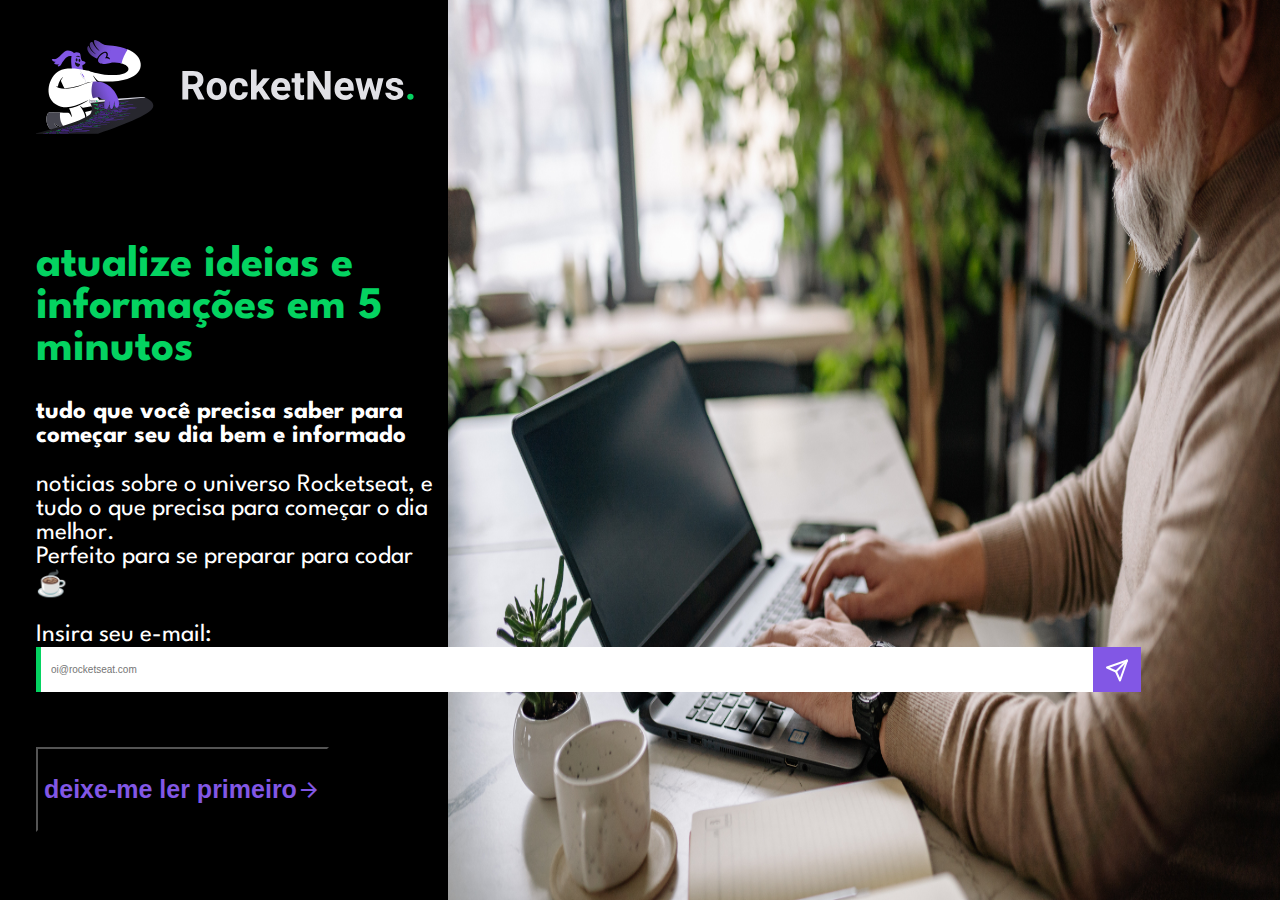
<file: index.html>
<!DOCTYPE html>
<html lang="pt">
<head>
    <meta charset="UTF-8">
    <meta http-equiv="X-UA-Compatible" content="IE=edge">
    <meta name="viewport" content="width=device-width, initial-scale=1.0">
    <title>RocketNews</title>
    <link rel="preconnect" href="https://fonts.googleapis.com">
    <link rel="preconnect" href="https://fonts.gstatic.com" crossorigin>
    <link href="https://fonts.googleapis.com/css2?family=League+Spartan:wght@100;400;500;700&display=swap" rel="stylesheet">
    <link rel="stylesheet" href="style.css">
    <link rel="stylesheet" href="https://fonts.googleapis.com/css2?family=Material+Symbols+Outlined:opsz,wght,FILL,GRAD@20..48,100..700,0..1,-50..200" />
</head>
<body>

    <main>

        <img class="logo" src="./logo.svg" alt="">

        <p class="container">
            <h1 class="words" id="h1color">
                atualize ideias e informações em 5 minutos
            </h1>

            <h2 class="words">
                    tudo que você precisa saber para começar seu dia bem e informado
            </h2> 

            <p class="words">
                noticias sobre o universo Rocketseat, e tudo o que precisa para começar o dia melhor. <br>
                Perfeito para se preparar para codar ☕
            </p>

        <form action="">
            <label for="email" class="words">
                Insira seu e-mail:
            </label>
            <br>
            <div id="divInput">
                <input size="170px" class="wordsInput" id="input" type="text" name="email" id="email" placeholder="oi@rocketseat.com" 
                required>
                <div id="divSVG">
                    <svg id="svgArrow" xmlns="http://www.w3.org/2000/svg" width="24" height="24" viewBox="0 0 24 24" fill="none" stroke="currentColor" stroke-width="2"stroke-linecap="round" stroke-linejoin="round" class="feather feather-send"><line x1="22" y1="2" x2="11" y2="13"></line><polygon points="22 2 15 22 11 13 2 9 22 2"></polygon></svg>
                </div>
            </div>
            <br>
            <br>
            <button class="words" id="button">
                <p>
                    <strong>deixe-me ler primeiro  
                    </strong>
                </p>
                <span class="material-symbols-outlined" id="flecha">
                    arrow_forward
                </span>
            </button>
        </form>
    </main>

    <aside>
        <img id="readNews" src="./read_news.jpg" alt="">
    </aside>
    
</body>
</html>
</file>
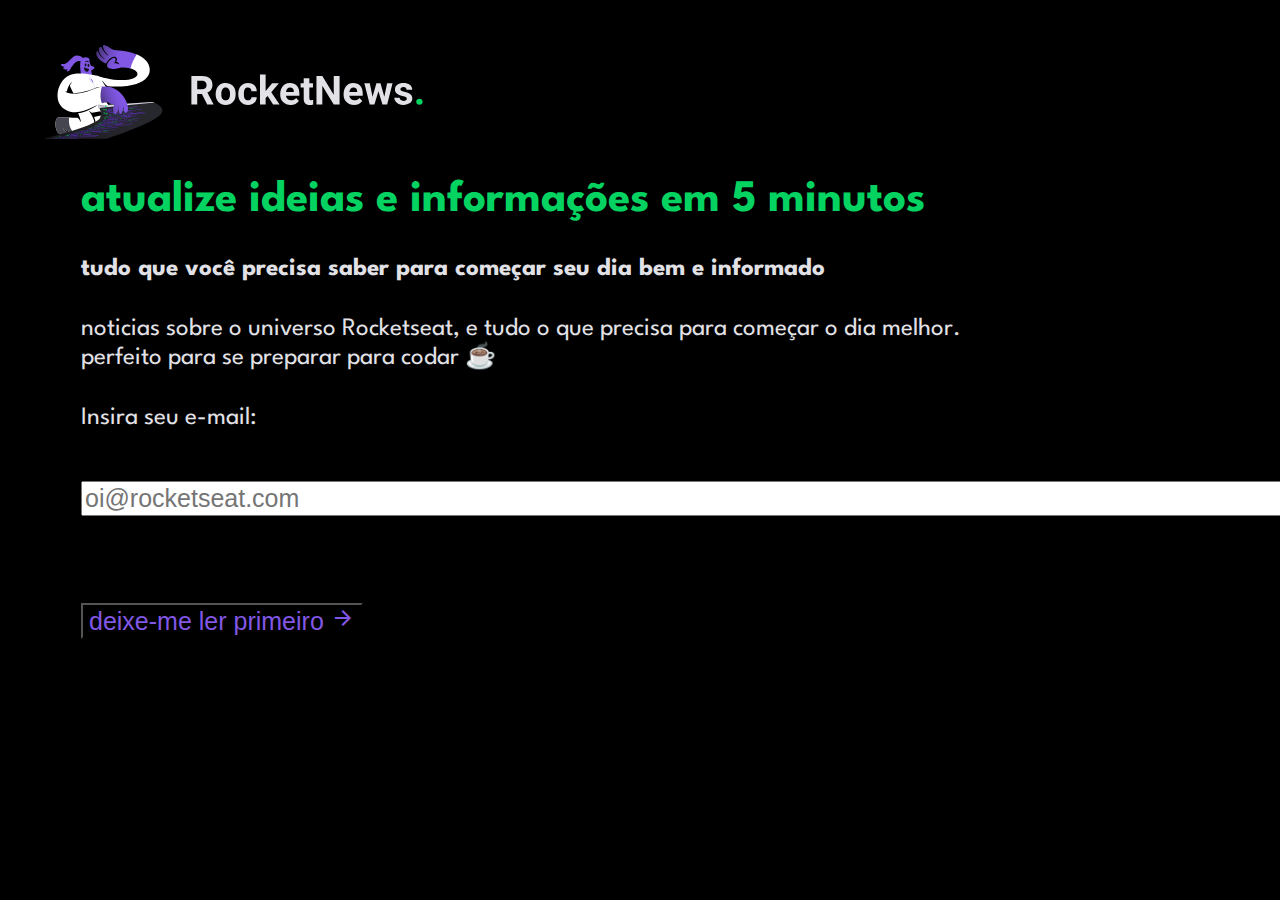
<file: insiraOEmail/geral/index.html>
<!DOCTYPE html>
<html lang="pt">
<head>
    <meta charset="UTF-8">
    <meta http-equiv="X-UA-Compatible" content="IE=edge">
    <meta name="viewport" content="width=device-width, initial-scale=1.0">
    <title>RocketNews</title>
    <link rel="preconnect" href="https://fonts.googleapis.com">
    <link rel="preconnect" href="https://fonts.gstatic.com" crossorigin>
    <link href="https://fonts.googleapis.com/css2?family=League+Spartan:wght@100;400;500;700&display=swap" rel="stylesheet">
    <link rel="stylesheet" href="style.css">
    <link rel="stylesheet" href="https://fonts.googleapis.com/css2?family=Material+Symbols+Outlined:opsz,wght,FILL,GRAD@20..48,100..700,0..1,-50..200" />
</head>
<body>

    <roofer>
        <img class="logo" src="./logo.svg" alt="">
    </roofer>

    <main>
        <p>
            <h1 class="words" id="h1color">
                atualize ideias e informações em 5 minutos
            </h1>

            <h2 class="words">
                    tudo que você precisa saber para começar seu dia bem e informado
            </h2> 

            <p class="words">
                noticias sobre o universo Rocketseat, e tudo o que precisa para começar o dia melhor.<br>
                perfeito para se preparar para codar ☕
            </p>

        <form action="">
            <label for="email" class="words">
                Insira seu e-mail:
            </label>
            <br>
            <br>
            <input class="words" type="text" name="email" id="email" placeholder="oi@rocketseat.com" size="100"
            required>
            <br>
            <br>
            <button class="words" id="button">
                    deixe-me ler primeiro 
                <span class="material-symbols-outlined">
                    arrow_forward
                </span>
            </button>

        </form>

    </main>
    
</body>
</html>
</file>
<file: style.css>
body{
    background-color: black;
    font-family: 'League Spartan', sans-serif;
    margin:0px;
    display: grid;
    grid-template-areas: 
    "main aside"
    ;

}

main{
    grid-area: main;
}

aside{
    grid-area: aside;
}

.words{
    margin-left: 36px;
    color: white;
    font-size: 25px;
    position: relative;
}
.wordsInput{
    margin-left: 36px;
    color: black;
    font-size: 25px;
    position: relative;
}

#h1color{
    color: rgba(4,211,97,1);
    font-size: 45px;
}
.logo{
    margin-top: 40px;;
    margin-left: 36px; ;
    padding-bottom:80px ;
    width: 389px;
    height: 94px;
    display: flex;
}
#button{
    background-color:black ;
    color: #8257e5 ;
    flex-direction: row;
    display: flex;
    align-items: center;
    margin-top: 70px;
}
#readNews{
    display: flex;
    height:100vh;
    width: 65vw;
}
#divInput{
    flex-direction:row;
    display: flex;
    align-items: center;
    position: absolute;
    

}
#flecha{
    flex-direction:row ;
    display: flex;
    align-items: center;
}
#input{
    font-size:10px ;
    height: 25px;
    padding: 10px;
    border: none;
    border-left: solid rgba(4, 211, 97, 1) 5px;
}
#svgArrow{
    padding: 11.5px;
    width: 25px;
    color:white;
    
}
#divSVG{
    max-height: 45px;
    background-color: #8257e5;


}
</file>
<file: insiraOEmail/geral/style.css>
body{
    margin: 45px;
    background-color: black;
    font-family: 'League Spartan', sans-serif;
}

.words{
    color: #E1E1E6;
    margin: 36px;
    font-size: 25px;
}

#h1color{
    color: rgb(4,211,97);
    font-size: 45px;
}
#logo{
    width: 389px;
    height: 94px;
    margin-left: 4555555px;

}
#button{
    background-color:black ;
    color: #8257e5 ;
}
</file>
